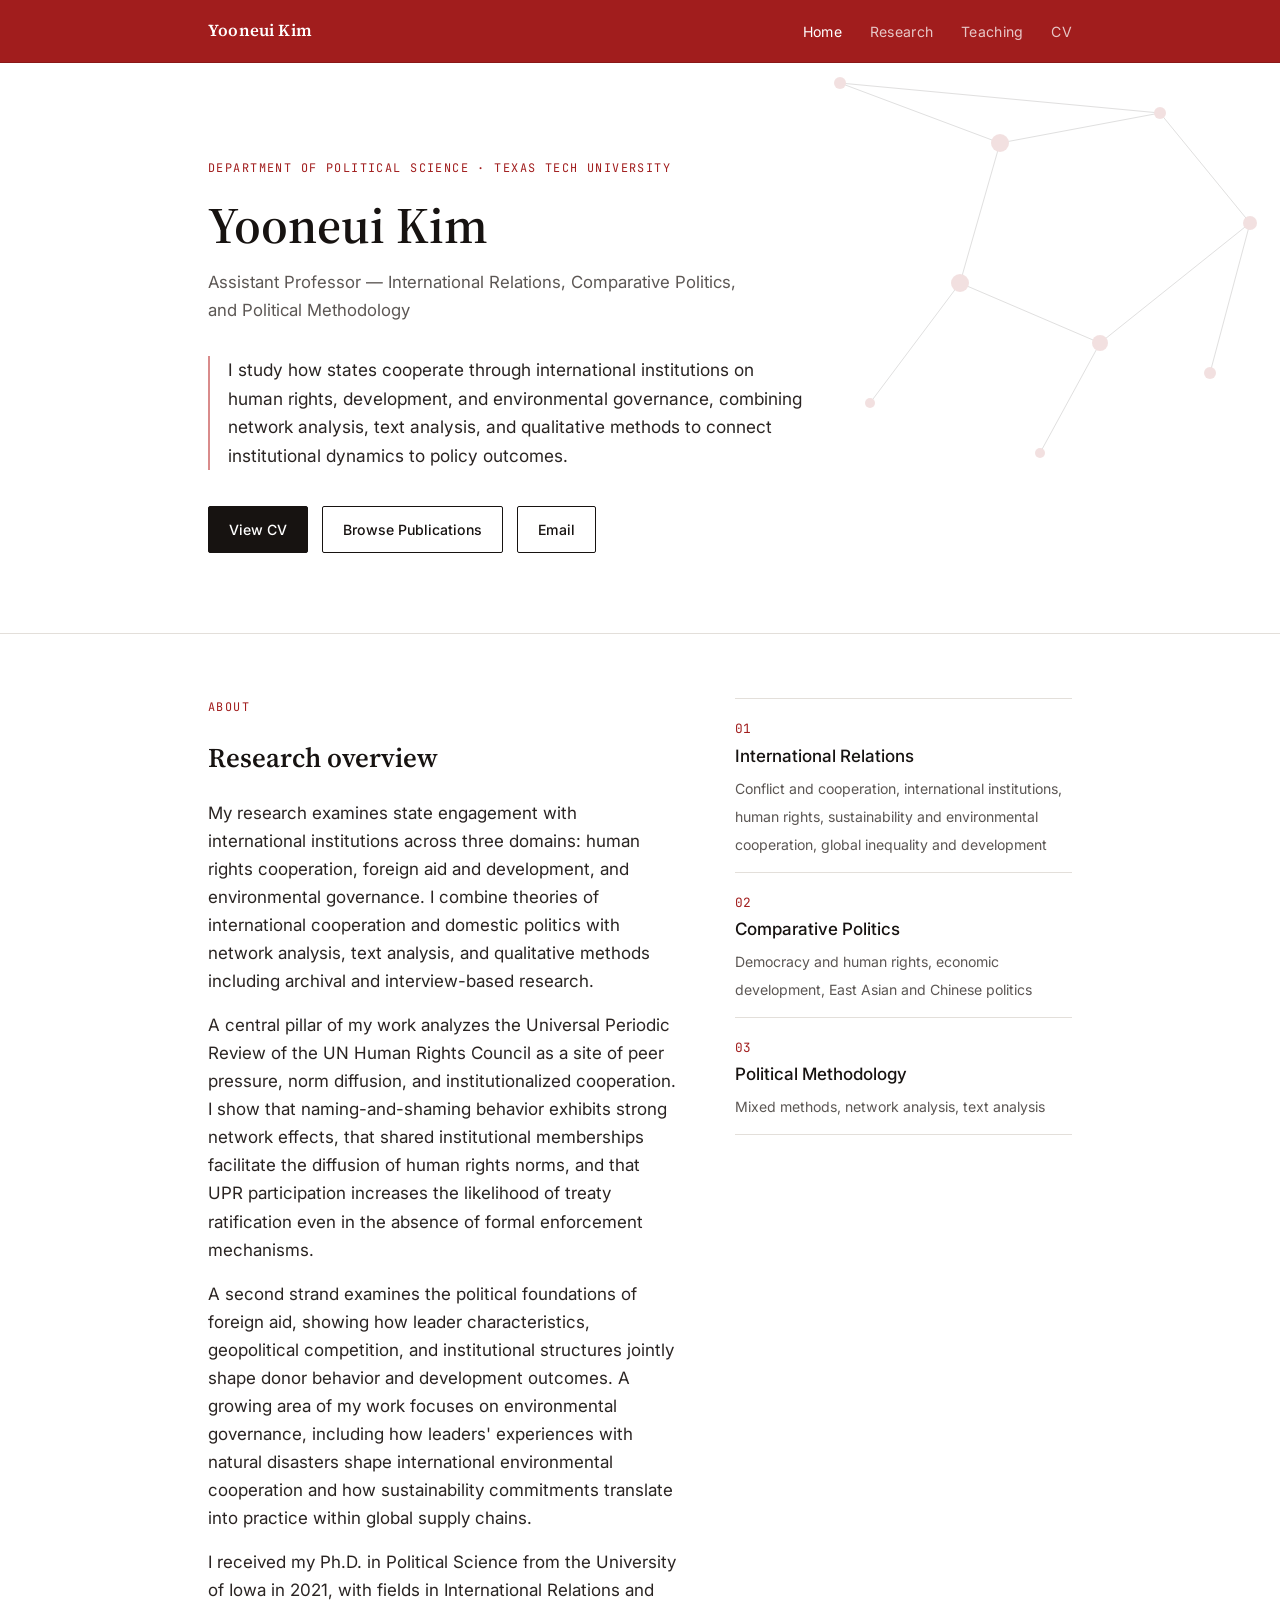
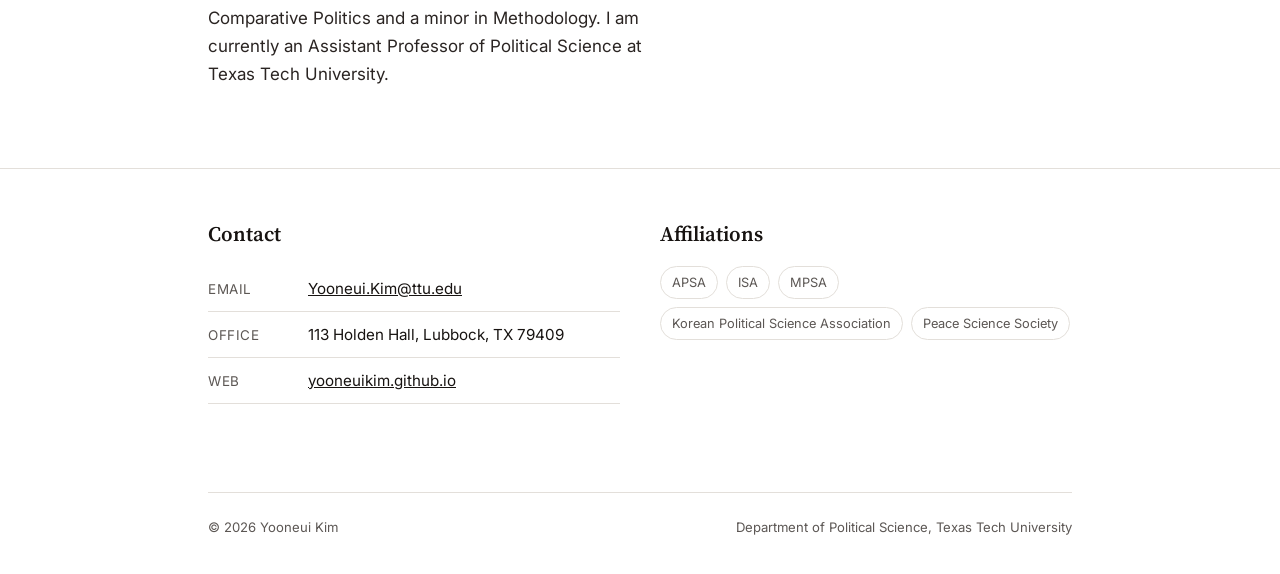
<file: index.html>
<!DOCTYPE html>
<html lang="en">
<head>
<meta charset="UTF-8">
<meta name="viewport" content="width=device-width, initial-scale=1.0">
<title>Yooneui Kim — Political Science</title>
<link rel="stylesheet" href="style.css">
</head>
<body>

<nav>
  <div class="wrap">
    <a class="brand" href="index.html">Yooneui Kim</a>
    <ul>
      <li><a href="index.html" class="active">Home</a></li>
      <li><a href="research.html">Research</a></li>
      <li><a href="teaching.html">Teaching</a></li>
      <li><a href="cv.html">CV</a></li>
    </ul>
  </div>
</nav>

<header class="hero">
  <svg class="hero-net" viewBox="0 0 560 480" xmlns="http://www.w3.org/2000/svg">
    <g stroke="#171311" stroke-width="1">
      <line x1="60" y1="60" x2="220" y2="120"/>
      <line x1="220" y1="120" x2="180" y2="260"/>
      <line x1="220" y1="120" x2="380" y2="90"/>
      <line x1="380" y1="90" x2="470" y2="200"/>
      <line x1="180" y1="260" x2="320" y2="320"/>
      <line x1="320" y1="320" x2="470" y2="200"/>
      <line x1="180" y1="260" x2="90" y2="380"/>
      <line x1="320" y1="320" x2="260" y2="430"/>
      <line x1="470" y1="200" x2="430" y2="350"/>
      <line x1="60" y1="60" x2="380" y2="90"/>
    </g>
    <g fill="#A11D1D">
      <circle cx="60" cy="60" r="6"/>
      <circle cx="220" cy="120" r="9"/>
      <circle cx="380" cy="90" r="6"/>
      <circle cx="180" cy="260" r="9"/>
      <circle cx="470" cy="200" r="7"/>
      <circle cx="320" cy="320" r="8"/>
      <circle cx="90" cy="380" r="5"/>
      <circle cx="260" cy="430" r="5"/>
      <circle cx="430" cy="350" r="6"/>
    </g>
  </svg>
  <div class="wrap">
    <span class="eyebrow">Department of Political Science · Texas Tech University</span>
    <h1>Yooneui Kim</h1>
    <p class="role">Assistant Professor — International Relations, Comparative Politics, and Political Methodology</p>
    <p class="thesis">I study how states cooperate through international institutions on human rights, development, and environmental governance, combining network analysis, text analysis, and qualitative methods to connect institutional dynamics to policy outcomes.</p>
    <div class="hero-links">
      <a class="btn btn-primary" href="cv.html">View CV</a>
      <a class="btn btn-ghost" href="research.html">Browse Publications</a>
      <a class="btn btn-ghost" href="mailto:Yooneui.Kim@ttu.edu">Email</a>
    </div>
  </div>
</header>

<section>
  <div class="wrap about-grid">
    <div>
      <span class="eyebrow">About</span>
      <h2 style="font-size:1.7rem; margin-bottom:18px;">Research overview</h2>
      <p>My research examines state engagement with international institutions across three domains: human rights cooperation, foreign aid and development, and environmental governance. I combine theories of international cooperation and domestic politics with network analysis, text analysis, and qualitative methods including archival and interview-based research.</p>
      <p>A central pillar of my work analyzes the Universal Periodic Review of the UN Human Rights Council as a site of peer pressure, norm diffusion, and institutionalized cooperation. I show that naming-and-shaming behavior exhibits strong network effects, that shared institutional memberships facilitate the diffusion of human rights norms, and that UPR participation increases the likelihood of treaty ratification even in the absence of formal enforcement mechanisms.</p>
      <p>A second strand examines the political foundations of foreign aid, showing how leader characteristics, geopolitical competition, and institutional structures jointly shape donor behavior and development outcomes. A growing area of my work focuses on environmental governance, including how leaders' experiences with natural disasters shape international environmental cooperation and how sustainability commitments translate into practice within global supply chains.</p>
      <p>I received my Ph.D. in Political Science from the University of Iowa in 2021, with fields in International Relations and Comparative Politics and a minor in Methodology. I am currently an Assistant Professor of Political Science at Texas Tech University.</p>
    </div>
    <ul class="fields">
      <li>
        <span class="num">01</span><span class="label">International Relations</span>
        <span class="sub">Conflict and cooperation, international institutions, human rights, sustainability and environmental cooperation, global inequality and development</span>
      </li>
      <li>
        <span class="num">02</span><span class="label">Comparative Politics</span>
        <span class="sub">Democracy and human rights, economic development, East Asian and Chinese politics</span>
      </li>
      <li>
        <span class="num">03</span><span class="label">Political Methodology</span>
        <span class="sub">Mixed methods, network analysis, text analysis</span>
      </li>
    </ul>
  </div>
</section>

<footer>
  <div class="wrap contact-grid">
    <div>
      <h2>Contact</h2>
      <div class="contact-line"><span class="k">Email</span><span><a href="mailto:Yooneui.Kim@ttu.edu">Yooneui.Kim@ttu.edu</a></span></div>
      <div class="contact-line"><span class="k">Office</span><span>113 Holden Hall, Lubbock, TX 79409</span></div>
      <div class="contact-line"><span class="k">Web</span><span><a href="https://yooneuikim.github.io/" target="_blank">yooneuikim.github.io</a></span></div>
    </div>
    <div>
      <h2>Affiliations</h2>
      <div class="affil-list">
        <span>APSA</span><span>ISA</span><span>MPSA</span>
        <span>Korean Political Science Association</span>
        <span>Peace Science Society</span>
      </div>
    </div>
    <div class="fineprint" style="grid-column:1/-1;">
      <span>© 2026 Yooneui Kim</span>
      <span>Department of Political Science, Texas Tech University</span>
    </div>
  </div>
</footer>

</body>
</html>
</file>
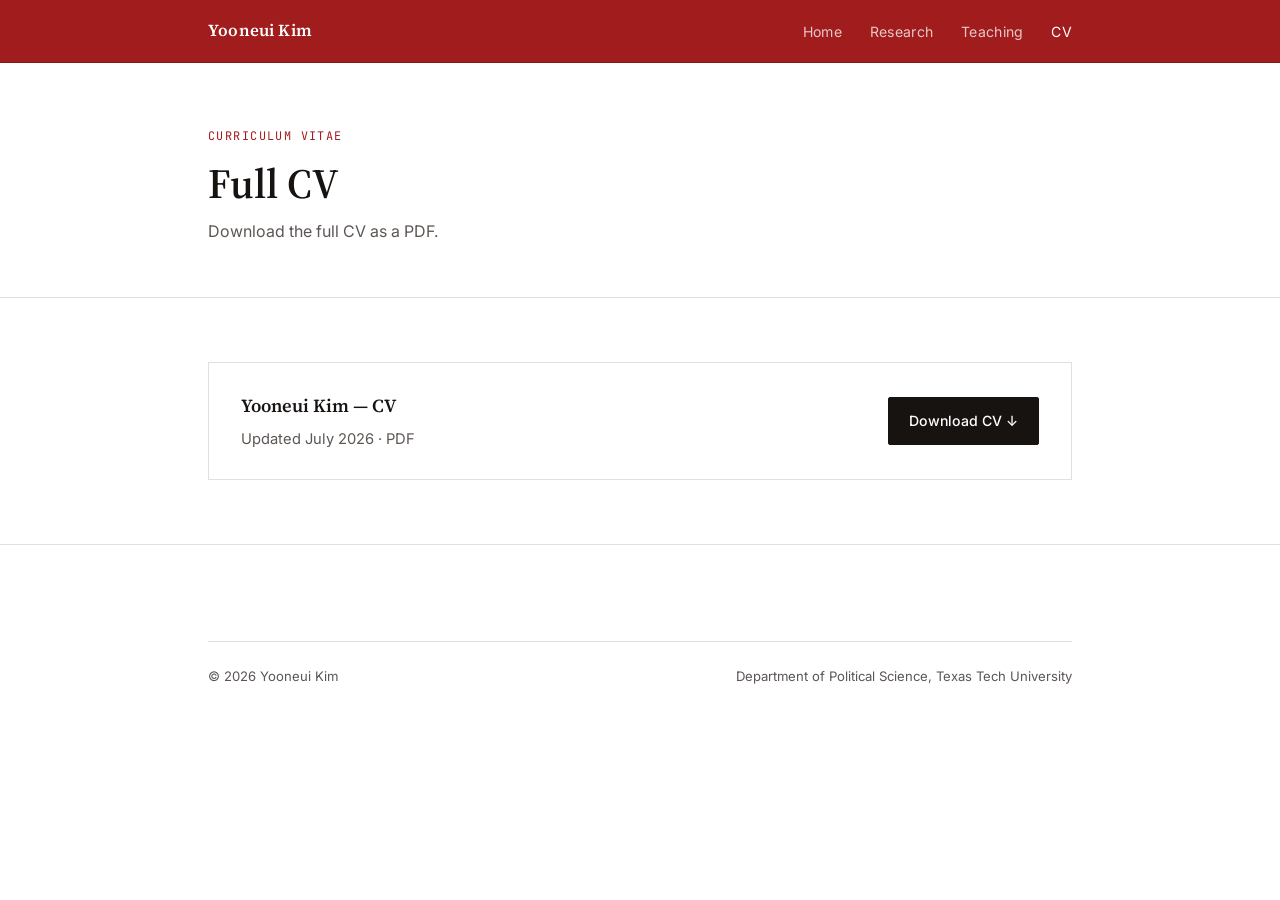
<file: cv.html>
<!DOCTYPE html>
<html lang="en">
<head>
<meta charset="UTF-8">
<meta name="viewport" content="width=device-width, initial-scale=1.0">
<title>CV — Yooneui Kim</title>
<link rel="stylesheet" href="style.css">
</head>
<body>

<nav>
  <div class="wrap">
    <a class="brand" href="index.html">Yooneui Kim</a>
    <ul>
      <li><a href="index.html">Home</a></li>
      <li><a href="research.html">Research</a></li>
      <li><a href="teaching.html">Teaching</a></li>
      <li><a href="cv.html" class="active">CV</a></li>
    </ul>
  </div>
</nav>

<div class="page-header">
  <div class="wrap">
    <span class="eyebrow">Curriculum Vitae</span>
    <h1>Full CV</h1>
    <p>Download the full CV as a PDF.</p>
  </div>
</div>

<section>
  <div class="wrap">
    <div class="cv-row">
      <div>
        <h3>Yooneui Kim — CV</h3>
        <p>Updated July 2026 · PDF</p>
      </div>
      <a class="btn btn-primary" href="Kim_CV_July2026.pdf" target="_blank">Download CV ↓</a>
    </div>
  </div>
</section>

<footer>
  <div class="wrap">
    <div class="fineprint">
      <span>© 2026 Yooneui Kim</span>
      <span>Department of Political Science, Texas Tech University</span>
    </div>
  </div>
</footer>

</body>
</html>
</file>
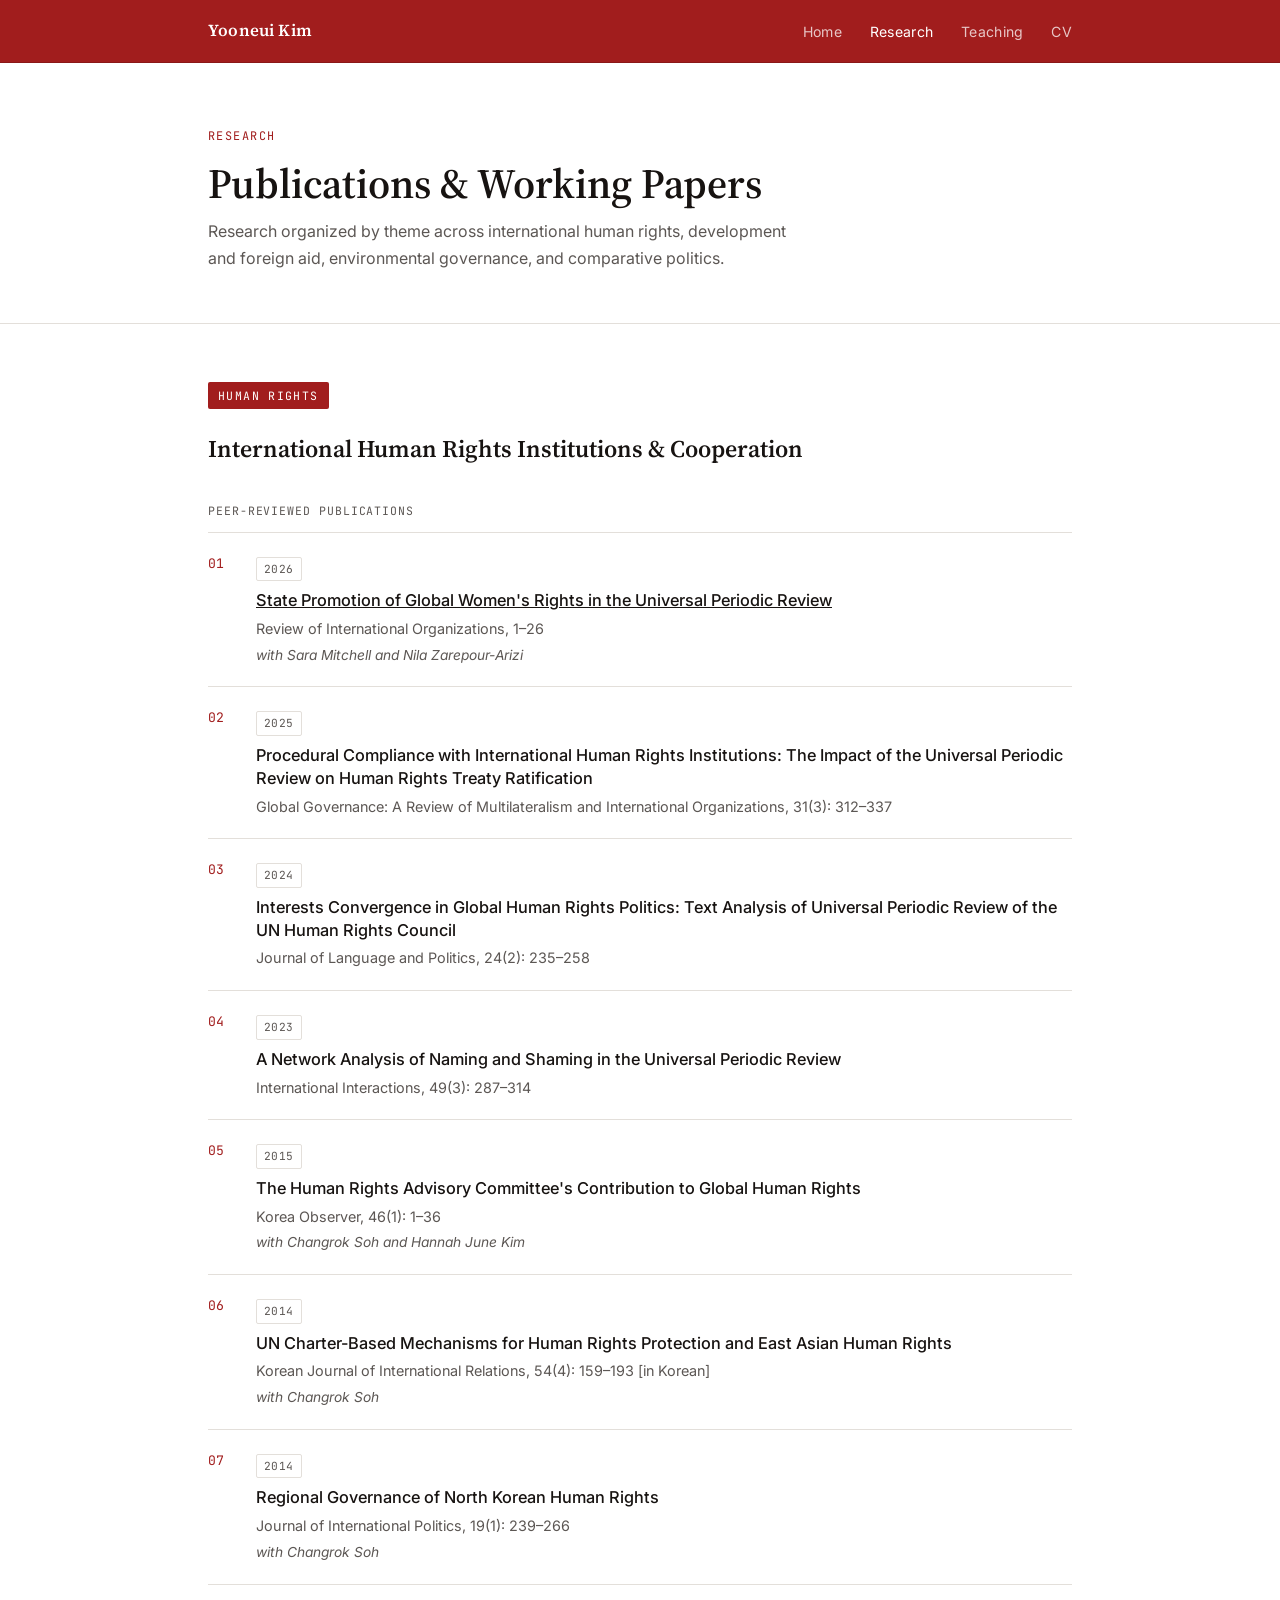
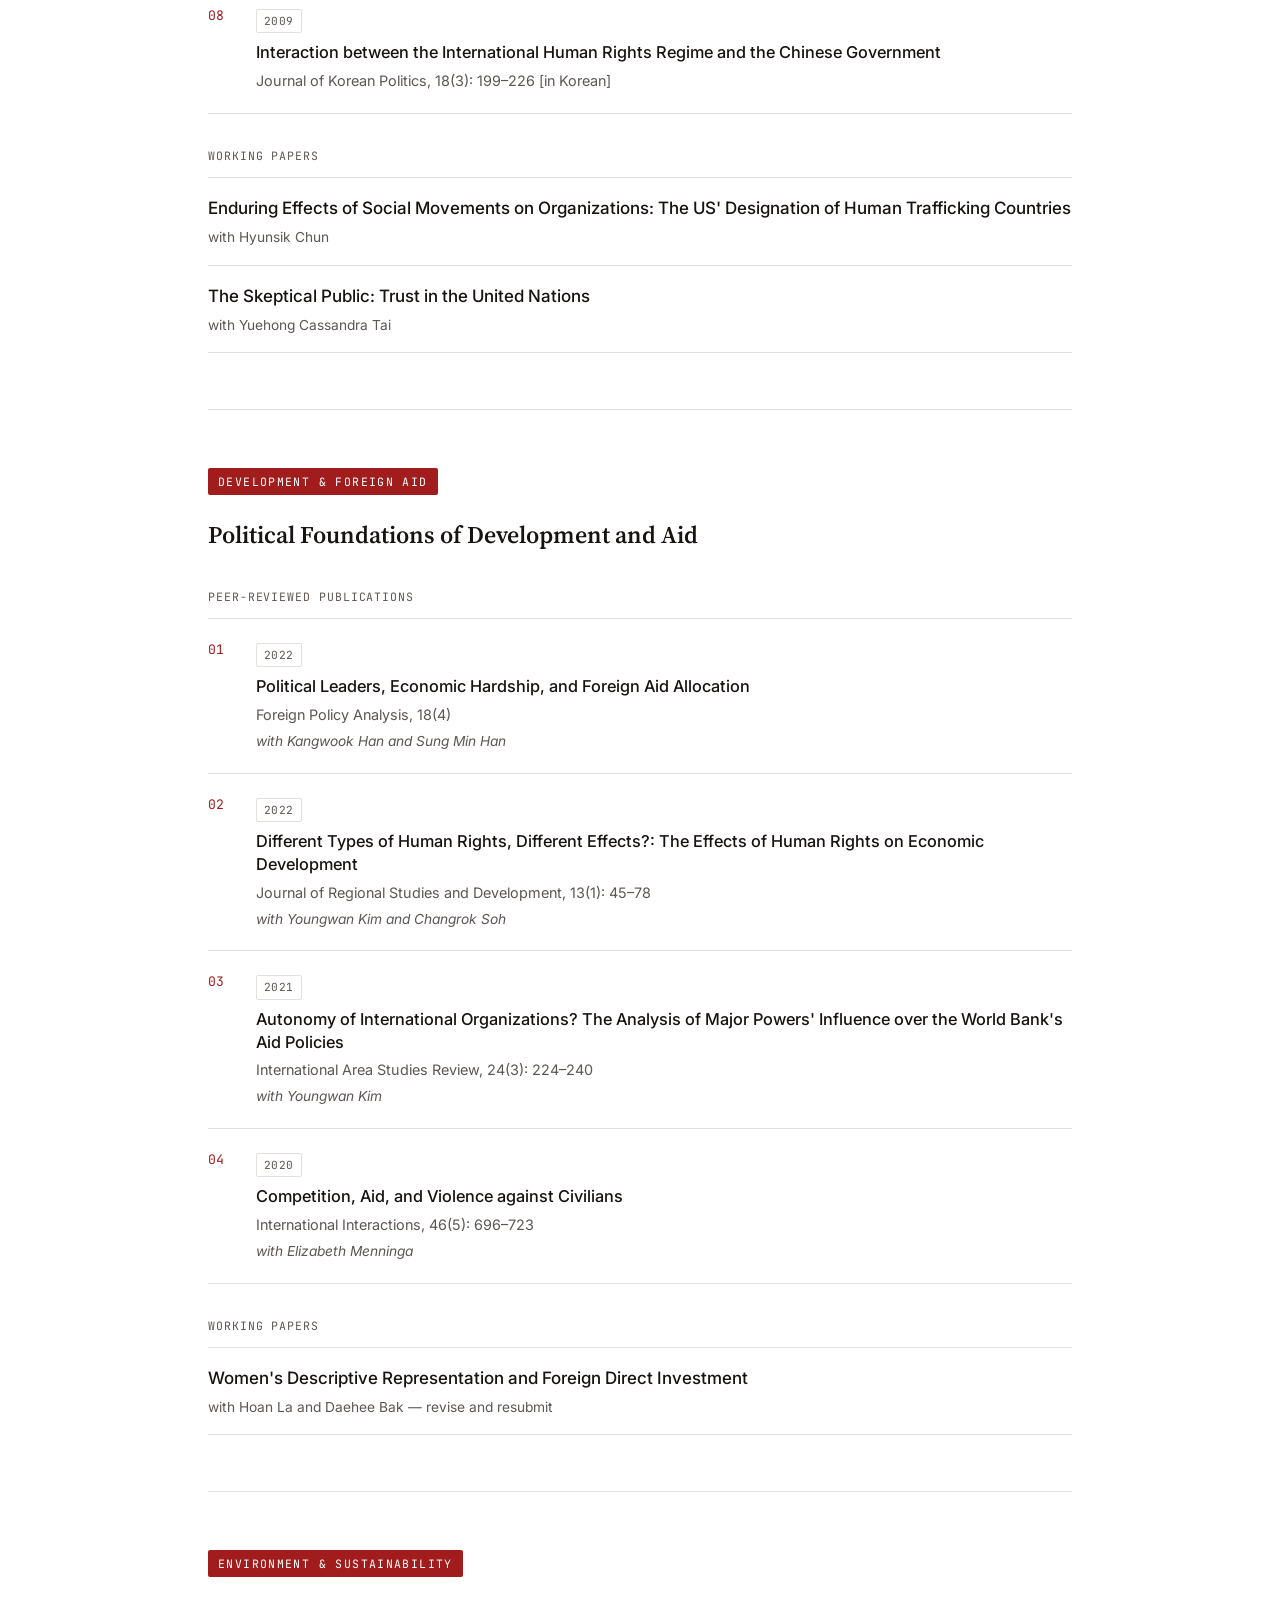
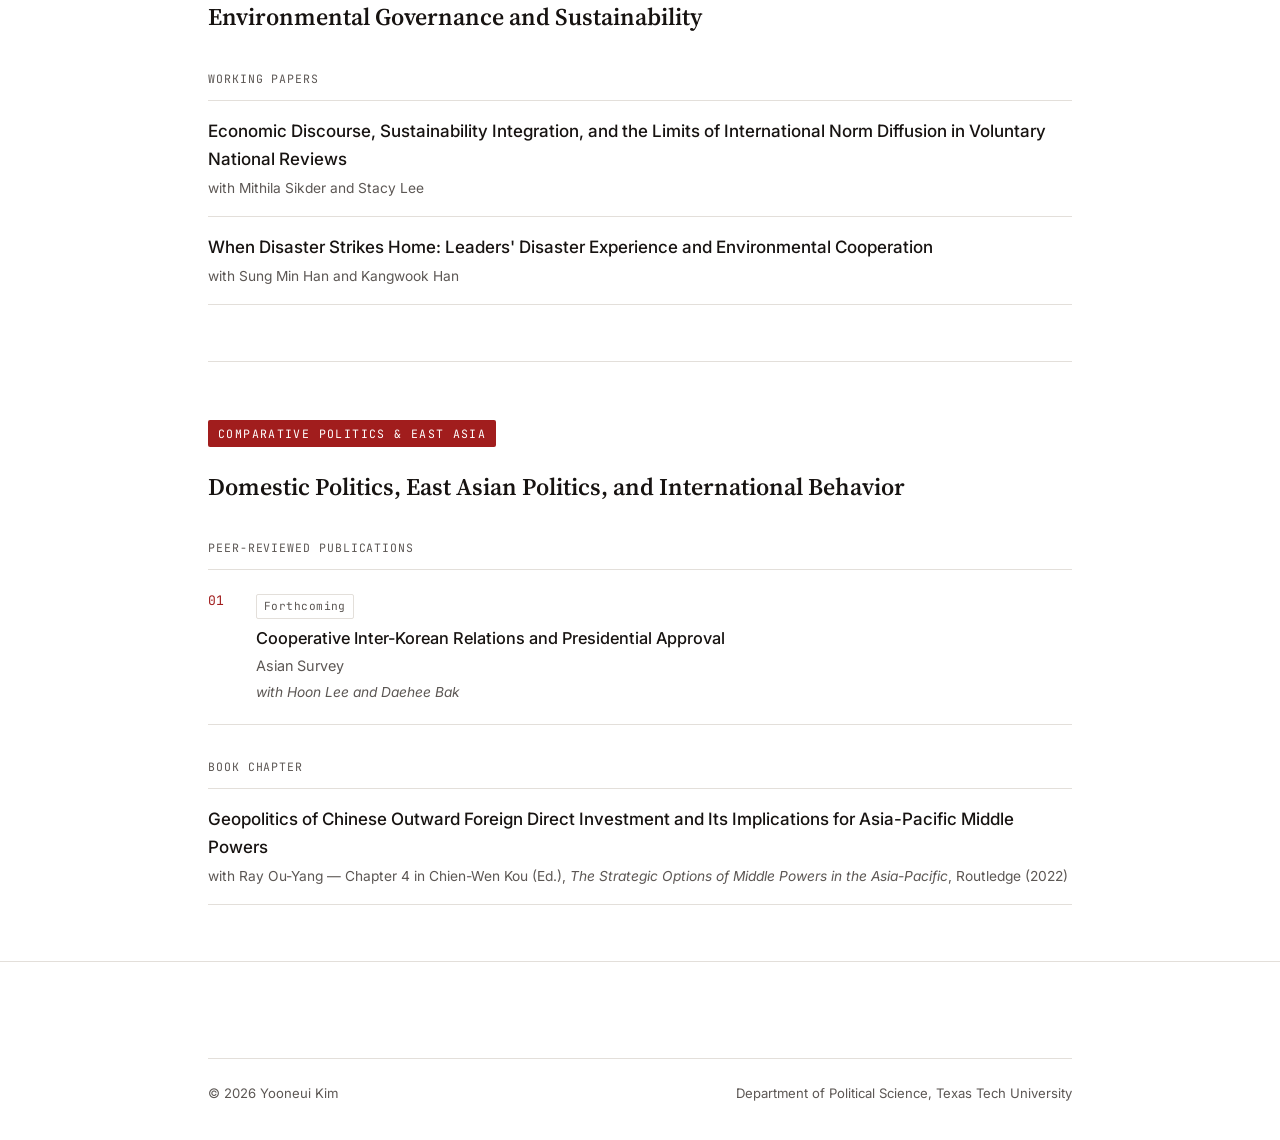
<file: research.html>
<!DOCTYPE html>
<html lang="en">
<head>
<meta charset="UTF-8">
<meta name="viewport" content="width=device-width, initial-scale=1.0">
<title>Research — Yooneui Kim</title>
<link rel="stylesheet" href="style.css">
<style>
  .theme-section { padding: 56px 0; border-bottom: 1px solid var(--line); }
  .theme-section:last-child { border-bottom: none; }
  .theme-label {
    font-family: 'JetBrains Mono', monospace; font-size: 0.72rem;
    letter-spacing: 0.12em; text-transform: uppercase;
    color: var(--paper); background: var(--red);
    padding: 4px 10px; border-radius: 2px;
    display: inline-block; margin-bottom: 20px;
  }
  .theme-section h2 { font-size: 1.5rem; margin-bottom: 32px; }
  .subsection-label {
    font-family: 'JetBrains Mono', monospace; font-size: 0.72rem;
    letter-spacing: 0.08em; text-transform: uppercase;
    color: var(--slate); margin: 32px 0 12px;
    display: block;
  }
</style>
</head>
<body>

<nav>
  <div class="wrap">
    <a class="brand" href="index.html">Yooneui Kim</a>
    <ul>
      <li><a href="index.html">Home</a></li>
      <li><a href="research.html" class="active">Research</a></li>
      <li><a href="teaching.html">Teaching</a></li>
      <li><a href="cv.html">CV</a></li>
    </ul>
  </div>
</nav>

<div class="page-header">
  <div class="wrap">
    <span class="eyebrow">Research</span>
    <h1>Publications & Working Papers</h1>
    <p>Research organized by theme across international human rights, development and foreign aid, environmental governance, and comparative politics.</p>
  </div>
</div>

<div class="wrap">

  <!-- HUMAN RIGHTS -->
  <div class="theme-section">
    <span class="theme-label">Human Rights</span>
    <h2>International Human Rights Institutions & Cooperation</h2>

    <span class="subsection-label">Peer-Reviewed Publications</span>
    <div class="pub-list">
      <div class="pub">
        <span class="status">2026</span>
        <div class="pub-title"><a href="https://link.springer.com/article/10.1007/s11558-026-09619-5" target="_blank" style="color:inherit; text-decoration:underline;">State Promotion of Global Women's Rights in the Universal Periodic Review</a></div>
        <div class="pub-venue">Review of International Organizations, 1–26</div>
        <div class="pub-coauth">with Sara Mitchell and Nila Zarepour-Arizi</div>
      </div>
      <div class="pub">
        <span class="status">2025</span>
        <div class="pub-title">Procedural Compliance with International Human Rights Institutions: The Impact of the Universal Periodic Review on Human Rights Treaty Ratification</div>
        <div class="pub-venue">Global Governance: A Review of Multilateralism and International Organizations, 31(3): 312–337</div>
      </div>
      <div class="pub">
        <span class="status">2024</span>
        <div class="pub-title">Interests Convergence in Global Human Rights Politics: Text Analysis of Universal Periodic Review of the UN Human Rights Council</div>
        <div class="pub-venue">Journal of Language and Politics, 24(2): 235–258</div>
      </div>
      <div class="pub">
        <span class="status">2023</span>
        <div class="pub-title">A Network Analysis of Naming and Shaming in the Universal Periodic Review</div>
        <div class="pub-venue">International Interactions, 49(3): 287–314</div>
      </div>
      <div class="pub">
        <span class="status">2015</span>
        <div class="pub-title">The Human Rights Advisory Committee's Contribution to Global Human Rights</div>
        <div class="pub-venue">Korea Observer, 46(1): 1–36</div>
        <div class="pub-coauth">with Changrok Soh and Hannah June Kim</div>
      </div>
      <div class="pub">
        <span class="status">2014</span>
        <div class="pub-title">UN Charter-Based Mechanisms for Human Rights Protection and East Asian Human Rights</div>
        <div class="pub-venue">Korean Journal of International Relations, 54(4): 159–193 [in Korean]</div>
        <div class="pub-coauth">with Changrok Soh</div>
      </div>
      <div class="pub">
        <span class="status">2014</span>
        <div class="pub-title">Regional Governance of North Korean Human Rights</div>
        <div class="pub-venue">Journal of International Politics, 19(1): 239–266</div>
        <div class="pub-coauth">with Changrok Soh</div>
      </div>
      <div class="pub">
        <span class="status">2009</span>
        <div class="pub-title">Interaction between the International Human Rights Regime and the Chinese Government</div>
        <div class="pub-venue">Journal of Korean Politics, 18(3): 199–226 [in Korean]</div>
      </div>
    </div>

    <span class="subsection-label">Working Papers</span>
    <div class="wp-list">
      <div class="wp">
        <div class="wp-title">Enduring Effects of Social Movements on Organizations: The US' Designation of Human Trafficking Countries</div>
        <div class="wp-meta">with Hyunsik Chun</div>
      </div>
      <div class="wp">
        <div class="wp-title">The Skeptical Public: Trust in the United Nations</div>
        <div class="wp-meta">with Yuehong Cassandra Tai</div>
      </div>
    </div>
  </div>

  <!-- DEVELOPMENT & FOREIGN AID -->
  <div class="theme-section">
    <span class="theme-label">Development & Foreign Aid</span>
    <h2>Political Foundations of Development and Aid</h2>

    <span class="subsection-label">Peer-Reviewed Publications</span>
    <div class="pub-list">
      <div class="pub">
        <span class="status">2022</span>
        <div class="pub-title">Political Leaders, Economic Hardship, and Foreign Aid Allocation</div>
        <div class="pub-venue">Foreign Policy Analysis, 18(4)</div>
        <div class="pub-coauth">with Kangwook Han and Sung Min Han</div>
      </div>
      <div class="pub">
        <span class="status">2022</span>
        <div class="pub-title">Different Types of Human Rights, Different Effects?: The Effects of Human Rights on Economic Development</div>
        <div class="pub-venue">Journal of Regional Studies and Development, 13(1): 45–78</div>
        <div class="pub-coauth">with Youngwan Kim and Changrok Soh</div>
      </div>
      <div class="pub">
        <span class="status">2021</span>
        <div class="pub-title">Autonomy of International Organizations? The Analysis of Major Powers' Influence over the World Bank's Aid Policies</div>
        <div class="pub-venue">International Area Studies Review, 24(3): 224–240</div>
        <div class="pub-coauth">with Youngwan Kim</div>
      </div>
      <div class="pub">
        <span class="status">2020</span>
        <div class="pub-title">Competition, Aid, and Violence against Civilians</div>
        <div class="pub-venue">International Interactions, 46(5): 696–723</div>
        <div class="pub-coauth">with Elizabeth Menninga</div>
      </div>
    </div>

    <span class="subsection-label">Working Papers</span>
    <div class="wp-list">
      <div class="wp">
        <div class="wp-title">Women's Descriptive Representation and Foreign Direct Investment</div>
        <div class="wp-meta">with Hoan La and Daehee Bak — revise and resubmit</div>
      </div>
    </div>
  </div>

  <!-- ENVIRONMENT & SUSTAINABILITY -->
  <div class="theme-section">
    <span class="theme-label">Environment & Sustainability</span>
    <h2>Environmental Governance and Sustainability</h2>

    <span class="subsection-label">Working Papers</span>
    <div class="wp-list">
      <div class="wp">
        <div class="wp-title">Economic Discourse, Sustainability Integration, and the Limits of International Norm Diffusion in Voluntary National Reviews</div>
        <div class="wp-meta">with Mithila Sikder and Stacy Lee</div>
      </div>
      <div class="wp">
        <div class="wp-title">When Disaster Strikes Home: Leaders' Disaster Experience and Environmental Cooperation</div>
        <div class="wp-meta">with Sung Min Han and Kangwook Han</div>
      </div>
    </div>
  </div>

  <!-- COMPARATIVE POLITICS & EAST ASIA -->
  <div class="theme-section">
    <span class="theme-label">Comparative Politics & East Asia</span>
    <h2>Domestic Politics, East Asian Politics, and International Behavior</h2>

    <span class="subsection-label">Peer-Reviewed Publications</span>
    <div class="pub-list">
      <div class="pub">
        <span class="status">Forthcoming</span>
        <div class="pub-title">Cooperative Inter-Korean Relations and Presidential Approval</div>
        <div class="pub-venue">Asian Survey</div>
        <div class="pub-coauth">with Hoon Lee and Daehee Bak</div>
      </div>
    </div>

    <span class="subsection-label">Book Chapter</span>
    <div class="wp-list">
      <div class="wp">
        <div class="wp-title">Geopolitics of Chinese Outward Foreign Direct Investment and Its Implications for Asia-Pacific Middle Powers</div>
        <div class="wp-meta">with Ray Ou-Yang — Chapter 4 in Chien-Wen Kou (Ed.), <em>The Strategic Options of Middle Powers in the Asia-Pacific</em>, Routledge (2022)</div>
      </div>
    </div>
  </div>

</div><!-- /wrap -->

<footer>
  <div class="wrap">
    <div class="fineprint">
      <span>© 2026 Yooneui Kim</span>
      <span>Department of Political Science, Texas Tech University</span>
    </div>
  </div>
</footer>

</body>
</html>
</file>
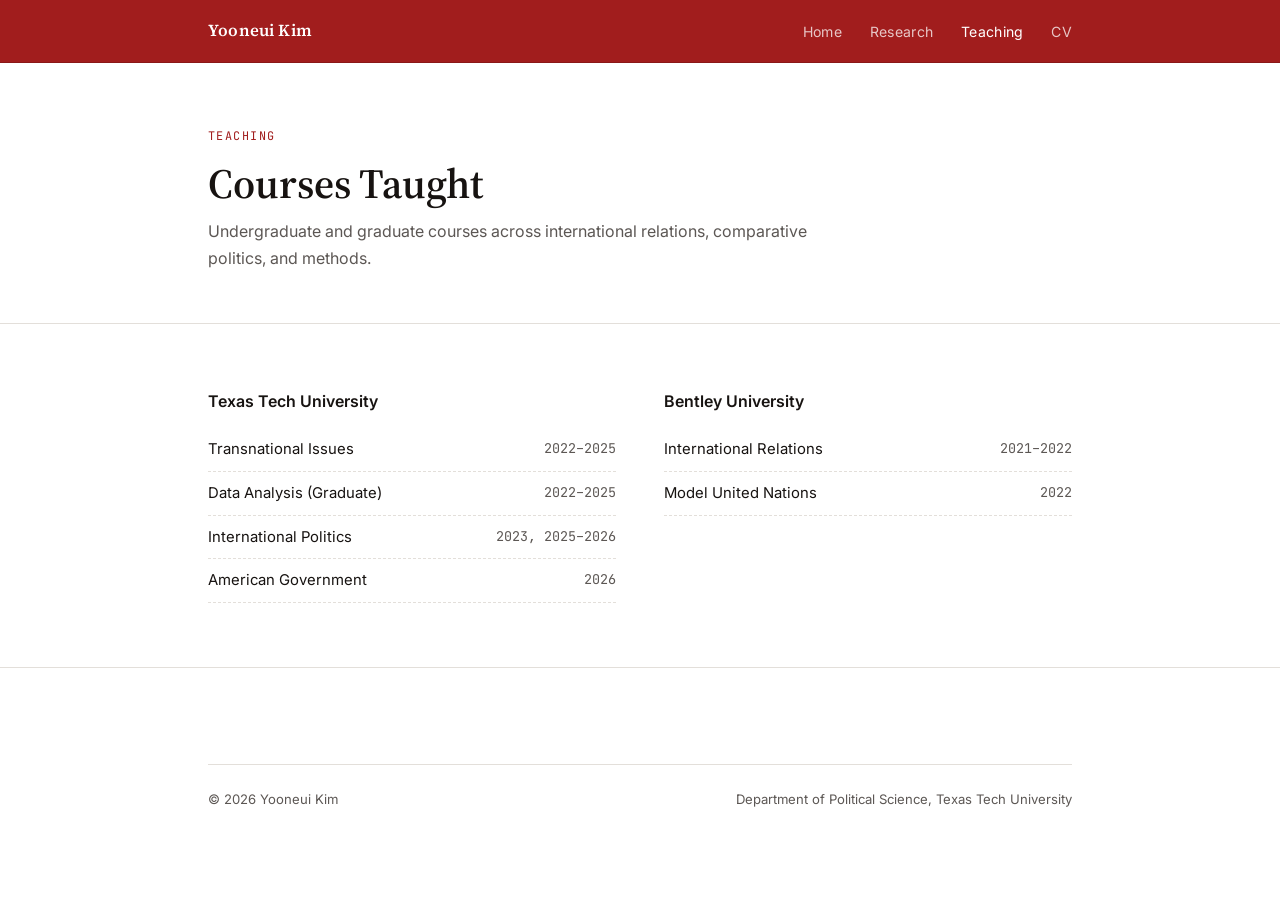
<file: teaching.html>
<!DOCTYPE html>
<html lang="en">
<head>
<meta charset="UTF-8">
<meta name="viewport" content="width=device-width, initial-scale=1.0">
<title>Teaching — Yooneui Kim</title>
<link rel="stylesheet" href="style.css">
</head>
<body>

<nav>
  <div class="wrap">
    <a class="brand" href="index.html">Yooneui Kim</a>
    <ul>
      <li><a href="index.html">Home</a></li>
      <li><a href="research.html">Research</a></li>
      <li><a href="teaching.html" class="active">Teaching</a></li>
      <li><a href="cv.html">CV</a></li>
    </ul>
  </div>
</nav>

<div class="page-header">
  <div class="wrap">
    <span class="eyebrow">Teaching</span>
    <h1>Courses Taught</h1>
    <p>Undergraduate and graduate courses across international relations, comparative politics, and methods.</p>
  </div>
</div>

<section>
  <div class="wrap">
    <div class="teach-grid">
      <div class="teach-block">
        <h3>Texas Tech University</h3>
        <ul>
          <li>Transnational Issues <span class="years">2022–2025</span></li>
          <li>Data Analysis (Graduate) <span class="years">2022–2025</span></li>
          <li>International Politics <span class="years">2023, 2025–2026</span></li>
          <li>American Government <span class="years">2026</span></li>
        </ul>
      </div>
      <div class="teach-block">
        <h3>Bentley University</h3>
        <ul>
          <li>International Relations <span class="years">2021–2022</span></li>
          <li>Model United Nations <span class="years">2022</span></li>
        </ul>
      </div>
    </div>
  </div>
</section>

<footer>
  <div class="wrap">
    <div class="fineprint">
      <span>© 2026 Yooneui Kim</span>
      <span>Department of Political Science, Texas Tech University</span>
    </div>
  </div>
</footer>

</body>
</html>
</file>
<file: style.css>
@import url('https://fonts.googleapis.com/css2?family=Source+Serif+4:opsz,wght@8..60,400;8..60,500;8..60,600&family=Inter:wght@400;500;600&family=JetBrains+Mono:wght@400;500&display=swap');

:root{
  --ink:#171311;
  --ink-soft:#2A2422;
  --paper:#FFFFFF;
  --paper-warm:#F6F4F2;
  --red:#A11D1D;
  --red-soft:#D98B8B;
  --slate:#5C5754;
  --line:#E3DFDA;
  --max:920px;
}
*{box-sizing:border-box; margin:0; padding:0;}
html{scroll-behavior:smooth;}
body{
  background:var(--paper);
  color:var(--ink);
  font-family:'Inter',sans-serif;
  font-size:17px;
  line-height:1.65;
  -webkit-font-smoothing:antialiased;
}
h1,h2,h3{font-family:'Source Serif 4',serif; font-weight:600; color:var(--ink);}
a{color:inherit;}
.wrap{max-width:var(--max); margin:0 auto; padding:0 28px;}

/* nav */
nav{
  position:sticky; top:0; z-index:50;
  background:#A11D1D;
  border-bottom:1px solid #8a1818;
}
nav .wrap{display:flex; align-items:center; justify-content:space-between; height:62px;}
nav .brand{font-family:'Source Serif 4',serif; font-weight:600; font-size:1.05rem; letter-spacing:0.01em; color:#FFFFFF; text-decoration:none;}
nav ul{display:flex; gap:28px; list-style:none;}
nav a{font-size:0.88rem; text-decoration:none; color:rgba(255,255,255,0.75); letter-spacing:0.02em;}
nav a:hover, nav a.active{color:#FFFFFF;}

/* page header */
.page-header{padding:64px 0 52px; border-bottom:1px solid var(--line);}
.page-header .eyebrow{
  font-family:'JetBrains Mono',monospace; font-size:0.74rem; letter-spacing:0.12em;
  text-transform:uppercase; color:var(--red); margin-bottom:14px; display:block;
}
.page-header h1{font-size:clamp(1.8rem,4vw,2.6rem); line-height:1.1;}
.page-header p{color:var(--slate); margin-top:12px; max-width:600px; font-size:1rem;}

/* hero (home only) */
.hero{position:relative; overflow:hidden; padding:96px 0 80px; border-bottom:1px solid var(--line);}
.hero-net{position:absolute; top:-40px; right:-60px; width:560px; opacity:0.13; pointer-events:none;}
.hero .wrap{position:relative; z-index:1;}
.eyebrow{
  font-family:'JetBrains Mono',monospace; font-size:0.74rem; letter-spacing:0.12em;
  text-transform:uppercase; color:var(--red); margin-bottom:18px; display:block;
}
.hero h1{font-size:clamp(2.2rem,5vw,3.2rem); line-height:1.1; max-width:680px;}
.hero .role{font-size:1.05rem; color:var(--slate); margin-top:16px; max-width:560px;}
.hero .thesis{
  margin-top:32px; max-width:600px; font-size:1.08rem; color:var(--ink-soft);
  border-left:2px solid var(--red-soft); padding-left:18px;
}
.hero-links{margin-top:36px; display:flex; gap:14px; flex-wrap:wrap;}

/* buttons */
.btn{
  display:inline-flex; align-items:center; gap:8px;
  padding:11px 20px; border-radius:2px; font-size:0.88rem; font-weight:500;
  text-decoration:none; border:1px solid var(--ink); transition:all 0.15s ease;
}
.btn-primary{background:var(--ink); color:var(--paper);}
.btn-primary:hover{background:var(--ink-soft);}
.btn-ghost{background:transparent; color:var(--ink);}
.btn-ghost:hover{background:var(--paper-warm);}

/* sections */
section{padding:64px 0;}
section.alt{background:var(--paper-warm); border-top:1px solid var(--line); border-bottom:1px solid var(--line);}
.section-head{margin-bottom:40px; max-width:640px;}
.section-head h2{font-size:1.5rem; margin-bottom:8px;}
.section-head p{color:var(--slate); font-size:0.97rem;}

/* about grid */
.about-grid{display:grid; grid-template-columns:1.4fr 1fr; gap:56px; align-items:start;}
.about-grid p{margin-bottom:16px; color:var(--ink-soft);}
.fields{list-style:none;}
.fields li{padding:14px 0; border-bottom:1px solid var(--line);}
.fields li:first-child{border-top:1px solid var(--line);}
.fields .num{font-family:'JetBrains Mono',monospace; color:var(--red); font-size:0.8rem; margin-right:10px;}
.fields .label{font-weight:500; display:block; margin-bottom:4px;}
.fields .sub{color:var(--slate); font-size:0.88rem;}

/* publications */
.pub-list{counter-reset:pub;}
.pub{
  counter-increment:pub; position:relative; padding:20px 0 20px 48px;
  border-bottom:1px solid var(--line);
}
.pub:first-child{border-top:1px solid var(--line);}
.pub::before{
  content:counter(pub, decimal-leading-zero);
  position:absolute; left:0; top:20px;
  font-family:'JetBrains Mono',monospace; color:var(--red); font-size:0.82rem;
}
.pub .status{
  display:inline-block; font-family:'JetBrains Mono',monospace; font-size:0.7rem;
  color:var(--slate); border:1px solid var(--line); padding:2px 7px; border-radius:2px;
  margin-bottom:8px; letter-spacing:0.04em;
}
.pub-title{font-size:1.02rem; font-weight:500; line-height:1.4;}
.pub-venue{color:var(--slate); font-size:0.9rem; margin-top:5px;}
.pub-coauth{color:var(--slate); font-size:0.86rem; margin-top:3px; font-style:italic;}

/* working papers */
.wp-list{margin-top:8px;}
.wp{padding:16px 0; border-bottom:1px solid var(--line);}
.wp:first-child{border-top:1px solid var(--line);}
.wp-title{font-weight:500;}
.wp-meta{color:var(--slate); font-size:0.86rem; margin-top:4px;}

/* teaching */
.teach-grid{display:grid; grid-template-columns:repeat(2,1fr); gap:28px 48px;}
.teach-block h3{font-size:1rem; margin-bottom:14px; font-family:'Inter',sans-serif; font-weight:600;}
.teach-block ul{list-style:none;}
.teach-block li{padding:9px 0; border-bottom:1px dashed var(--line); font-size:0.93rem; display:flex; justify-content:space-between; gap:12px;}
.teach-block li span.years{color:var(--slate); font-size:0.84rem; font-family:'JetBrains Mono',monospace; white-space:nowrap;}

/* cv */
.cv-row{display:flex; align-items:center; justify-content:space-between; gap:24px; flex-wrap:wrap;
  border:1px solid var(--line); padding:28px 32px; background:var(--paper);}
.cv-row h3{font-size:1.15rem; margin-bottom:6px;}
.cv-row p{color:var(--slate); font-size:0.92rem;}

/* footer */
footer{padding:48px 0 36px; border-top:1px solid var(--line);}
.contact-grid{display:grid; grid-template-columns:1fr 1fr; gap:40px;}
.contact-grid h2{font-size:1.3rem; margin-bottom:14px;}
.contact-line{display:flex; gap:10px; padding:10px 0; border-bottom:1px solid var(--line); font-size:0.95rem;}
.contact-line .k{color:var(--slate); width:90px; flex-shrink:0; font-size:0.84rem; text-transform:uppercase; letter-spacing:0.04em; padding-top:2px;}
.affil-list{display:flex; flex-wrap:wrap; gap:8px;}
.affil-list span{font-size:0.8rem; color:var(--slate); border:1px solid var(--line); padding:5px 11px; border-radius:20px;}
.fineprint{margin-top:48px; padding-top:24px; border-top:1px solid var(--line); color:var(--slate); font-size:0.82rem; display:flex; justify-content:space-between; flex-wrap:wrap; gap:8px;}

@media (max-width:760px){
  nav ul{gap:16px;}
  nav a{font-size:0.8rem;}
  .about-grid, .teach-grid, .contact-grid{grid-template-columns:1fr;}
  .hero-net{display:none;}
  section{padding:48px 0;}
  .page-header{padding:48px 0 36px;}
}
</file>
